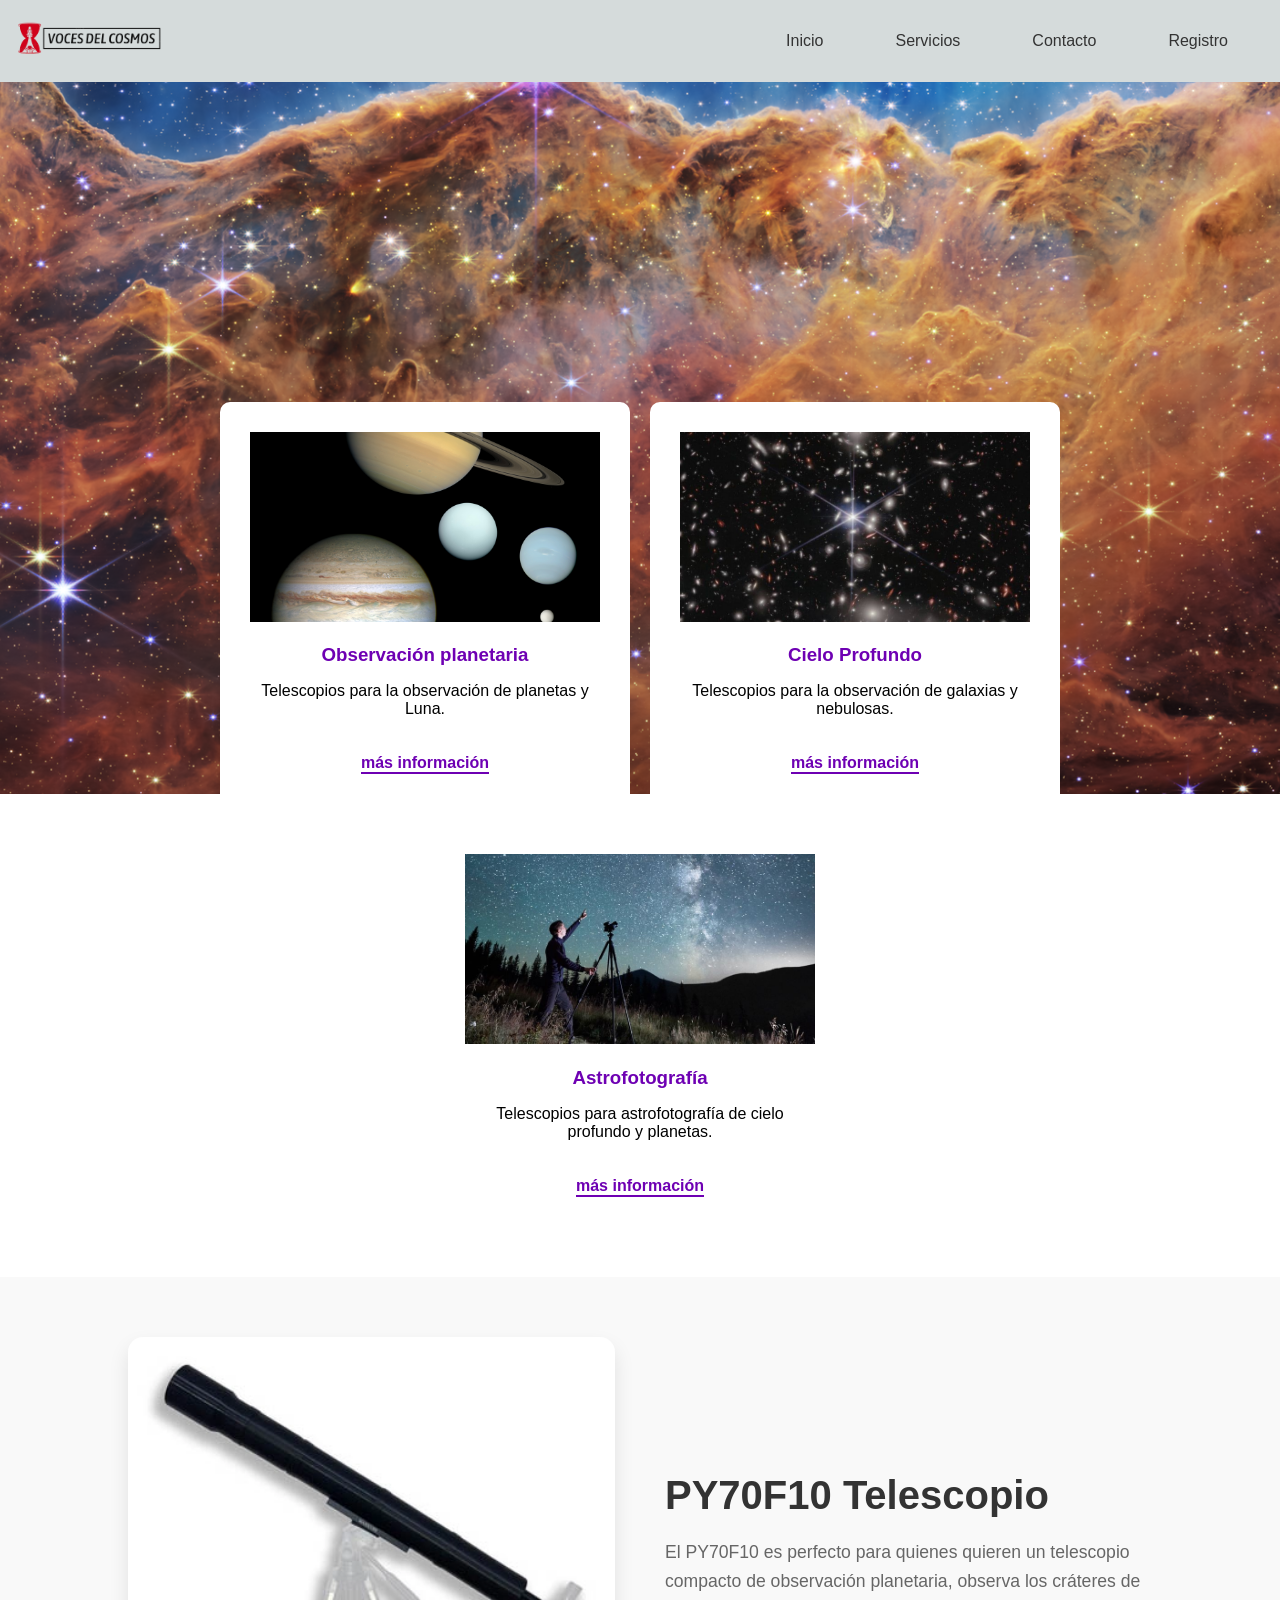
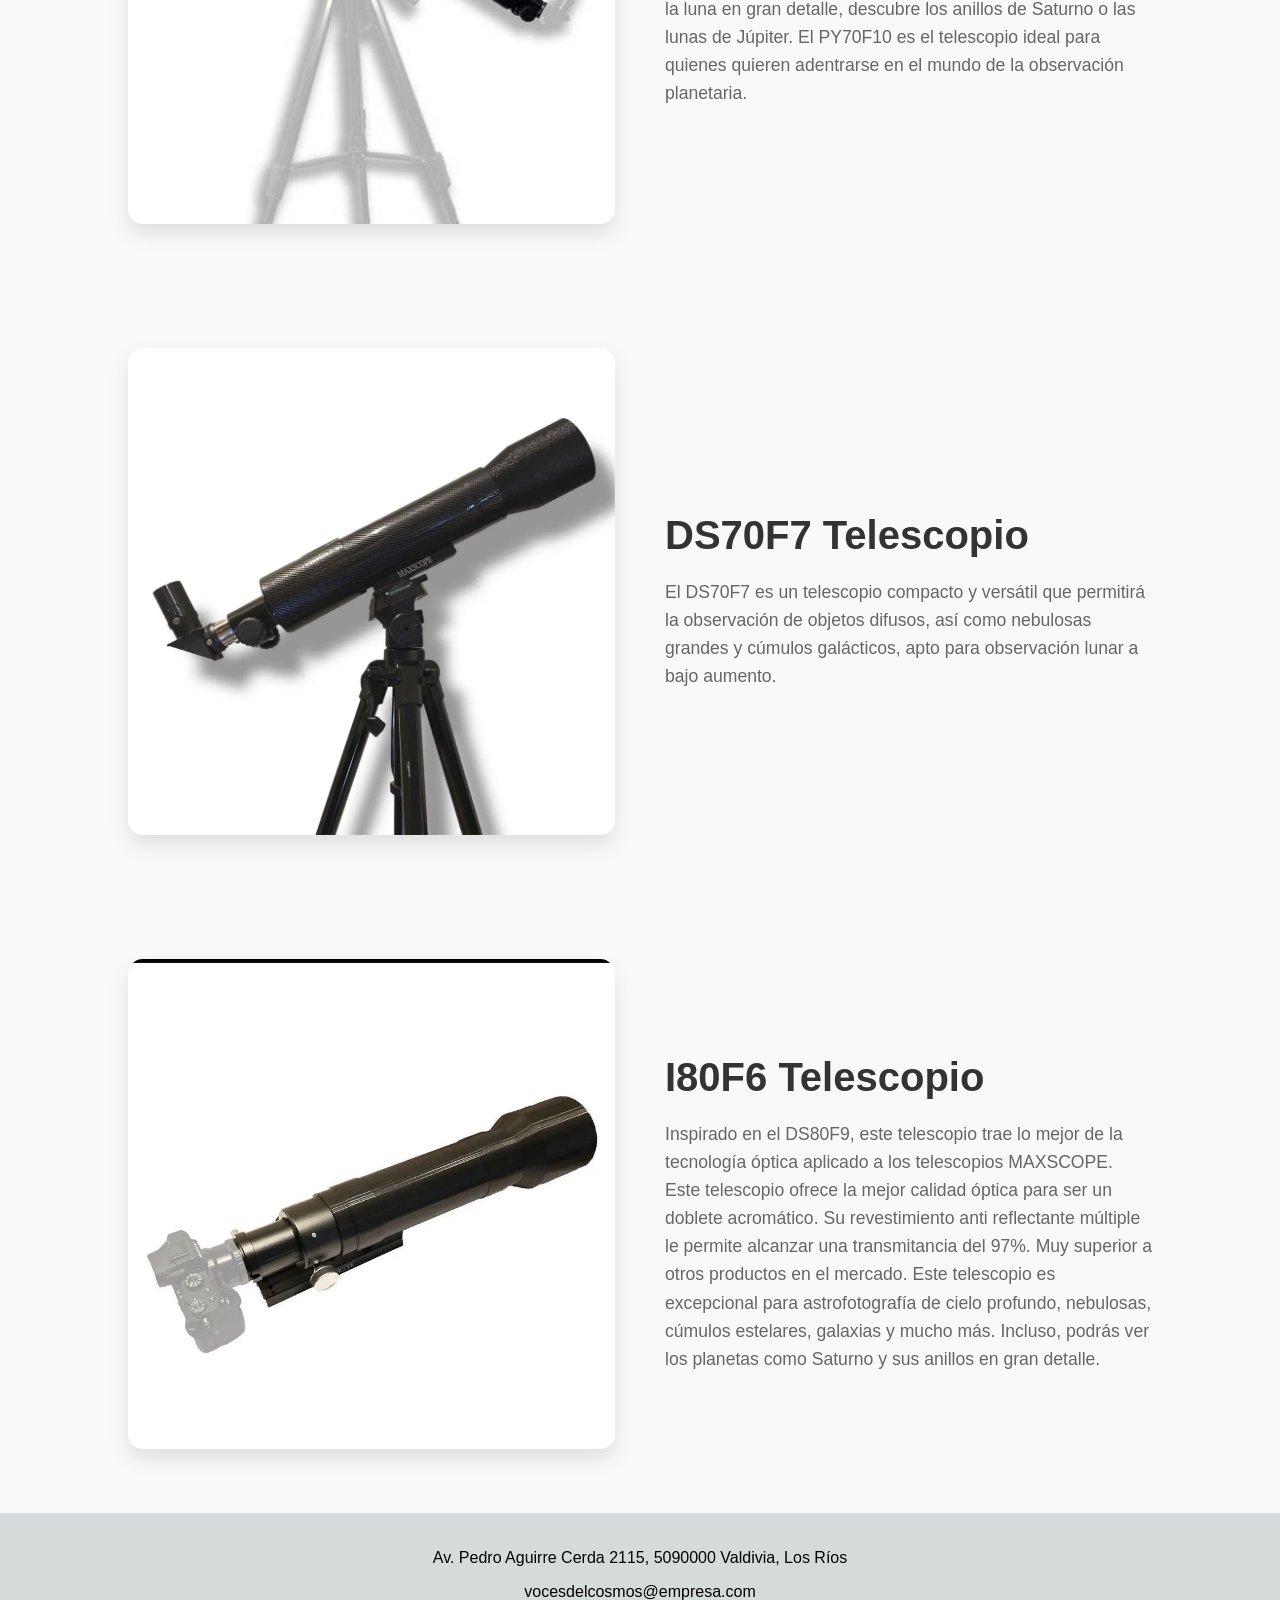
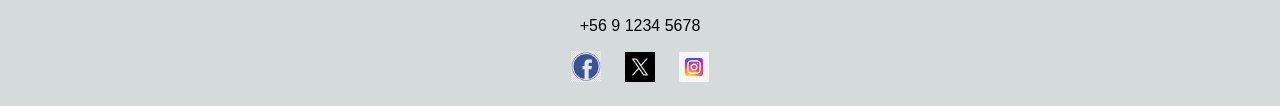
<file: index.html>
<!DOCTYPE html>
<html lang="es">
<head>
    <meta charset="UTF-8">
    <meta name="viewport" content="width=device-width, initial-scale=1.0">
    <title>Voces del Cosmos</title>
    <link rel="stylesheet" href="styles.css">
</head>

<body>
    <div class="flex-content">

        <header class="site-header">
            <div class="brand">
                <a href="#inicio"><img src="img\lo-Photoroom.png" class="rounded float-start" alt="img" width="150"></a>
            </div>

            <button class="nav-toggle" aria-label="Abrir menú" aria-expanded="false" aria-controls="main-nav">
                    <span></span>
                    <span></span>
                    <span></span>
            </button>

            <nav class="main-nav" id="main-nav">
                <ul>
                    <li><a href="#inicio">Inicio</a></li>
                    <li><a href="#servicios">Servicios</a></li>
                    <li><a href="#contacto">Contacto</a></li>
                    <li><a href="Registro.html">Registro</a></li>
                </ul>
            </nav>

        </header>

        <main>

        <section class="hero", id="inicio">
            <div class="hero-content">
                <img src="img\espacio1.png">
            </div>
        </section>

        <section class="info-container", id="servicios">
            <article class="info-card">
                <img src="img\Planet_collage_to_scale.jpg">
                <h3>Observación planetaria</h3>
                <p>Telescopios para la observación de planetas y Luna.</p>
                <a href="#observacion-planetaria" class="btn-leer-mas">más información</a>
            </article>

            <article class="info-card">
                <img src="img\espacio2.jpg">
                <h3>Cielo Profundo</h3>
                <p>Telescopios para la observación de galaxias y nebulosas.</p>
                <a href="#cielo-profundo" class="btn-leer-mas">más información</a>
            </article>

            <article class="info-card">
                <img src="img\Astrofotografía.jpg">
                <h3>Astrofotografía</h3>
                <p>Telescopios para astrofotografía de cielo profundo y planetas.</p>
                <a href="#Astrofotografía" class="btn-leer-mas">más información</a>
            </article>
        </section>

        <section class="seccion-mixta", id="observacion-planetaria">
            <div class="contenedor-mixto">
                <div class="imagen-lado">
                    <img src="img\planeta 3.png">
                </div>
                <div class="texto-lado">
                    <h2>PY70F10 Telescopio</h2>
                    <p>El PY70F10 es perfecto para quienes quieren un telescopio compacto de observación planetaria, observa los cráteres de la luna en gran detalle, descubre los anillos de Saturno o las lunas de Júpiter. El PY70F10 es el telescopio ideal para quienes quieren adentrarse en el mundo de la observación planetaria.</p>
                </div>
            </div>
        </section>

        <section class="seccion-mixta", id="cielo-profundo">
            <div class="contenedor-mixto">
                <div class="imagen-lado">
                    <img src="img\planeta 1.png">
                </div>
                <div class="texto-lado">
                    <h2>DS70F7 Telescopio</h2>
                    <p>El DS70F7 es un telescopio compacto y versátil que permitirá la observación de objetos difusos, así como nebulosas grandes y cúmulos galácticos, apto para observación lunar a bajo aumento.</p>
                </div>
            </div>
        </section>

        <section class="seccion-mixta", id="Astrofotografía">
            <div class="contenedor-mixto">
                <div class="imagen-lado">
                    <img src="img\planeta 2.jpg">
                </div>
                <div class="texto-lado">
                    <h2>I80F6 Telescopio</h2>
                    <p>Inspirado en el DS80F9, este telescopio trae lo mejor de la tecnología óptica aplicado a los telescopios MAXSCOPE. Este telescopio ofrece la mejor calidad óptica para ser un doblete acromático. Su revestimiento anti reflectante múltiple le permite alcanzar una transmitancia del 97%. Muy superior a otros productos en el mercado. Este telescopio es excepcional para astrofotografía de cielo profundo, nebulosas, cúmulos estelares, galaxias y mucho más. Incluso, podrás ver los planetas como Saturno y sus anillos en gran detalle.</p>
                </div>
            </div>
        </section>

        </main>
    </div>
    <footer id="contacto">

        <p>Av. Pedro Aguirre Cerda 2115, 5090000 Valdivia, Los Ríos</p>
        <p>vocesdelcosmos@empresa.com</p>
        <p>+56 9 1234 5678</p>
        <div class="redes-sociales">
            <a href="https://www.facebook.com/?locale=es_LA"><img src="img\face.png" alt="Facebook"></a>
            <a href="https://x.com/?lang=es"><img src="img\X_logo.png" alt="Twitter"></a>
            <a href="https://www.instagram.com/?hl=es"><img src="img\insta.png" alt="Instagram"></a>
        </div>

    </footer>
    <script>
        const navToggle = document.querySelector('.nav-toggle');
        const mainNav = document.querySelector('.main-nav');

        navToggle.addEventListener('click', () => {
            const isOpen = mainNav.classList.toggle('open');
            navToggle.setAttribute('aria-expanded', String(isOpen));
        });
    </script>
</body>

</html>
</file>
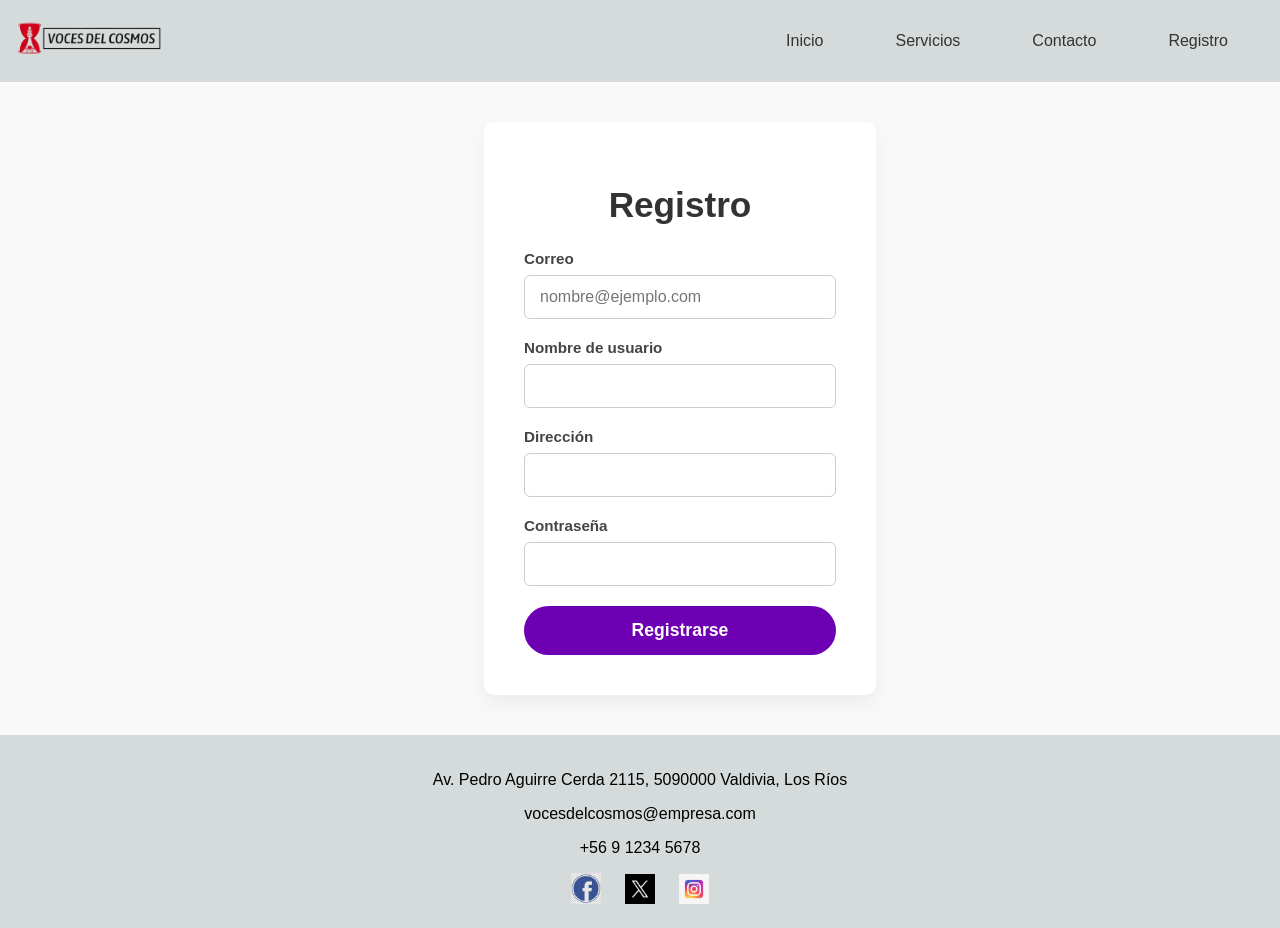
<file: Registro.html>
<!doctype html>
<html lang="en">
<head>
    <meta charset="utf-8">
    <meta name="viewport" content="width=device-width, initial-scale=1">
    <link rel="stylesheet" href="styles.css">
</head>
<body>
    <div class="flex-content">
        <header class="site-header">
            <div class="brand">
                <a href="index.html"><img src="img\lo-Photoroom.png" class="rounded float-start" alt="img" width="150"></a>
            </div>

            <button class="nav-toggle" aria-label="Abrir menú" aria-expanded="false" aria-controls="main-nav">
                    <span></span>
                    <span></span>
                    <span></span>
            </button>

            <nav class="main-nav" id="main-nav"> 
                <ul>
                    <li><a href="index.html">Inicio</a></li>
                    <li><a href="index.html#servicios">Servicios</a></li>
                    <li><a href="#contacto">Contacto</a></li>
                    <li><a href="Registro.html">Registro</a></li>
                </ul>
            </nav>

        </header>

        <main id = "registro">
            <div class="container">
        <div class="form-wrapper">
            <form>
            <fieldset>
                <h1>Registro</h1>
                
                <div class="form-group">
                <label for="iCorreo" class="form-label">Correo</label>
                <input type="email" class="form-control" id="iCorreo" placeholder="nombre@ejemplo.com" required>
                <span class="form-error" data-error-for="email" style="color: red; font-size: 0.85rem;"></span>
                </div>
                
                <div class="form-group">
                <label for="nombredeusuario" class="form-label">Nombre de usuario</label>
                <input type="text" class="form-control" id="nombredeusuario" required>
                <span class="form-error" data-error-for="usuario" style="color: red; font-size: 0.85rem;"></span>
                </div>
                
                <div class="form-group">
                <label for="iDirecion" class="form-label">Dirección</label>
                <input type="text" class="form-control" id="iDirecion" required>
                <span class="form-error" data-error-for="direccion" style="color: red; font-size: 0.85rem;"></span>
                </div>
                
                <div class="form-group">
                <label for="iContraseña" class="form-label">Contraseña</label>
                <input type="password" class="form-control" id="iContraseña" required>
                <span class="form-error" data-error-for="password" style="color: red; font-size: 0.85rem;"></span>
                </div>
                
                <button type="submit" class="btn-primary">Registrarse</button>
            </fieldset>
            </form>
        </div>
    </div>
        </main>
    </div>

    <footer id="contacto">

        <p>Av. Pedro Aguirre Cerda 2115, 5090000 Valdivia, Los Ríos</p>
        <p>vocesdelcosmos@empresa.com</p>
        <p>+56 9 1234 5678</p>
        <div class="redes-sociales">
            <a href="https://www.facebook.com/?locale=es_LA"><img src="img\face.png" alt="Facebook"></a>
            <a href="https://x.com/?lang=es"><img src="img\X_logo.png" alt="Twitter"></a>
            <a href="https://www.instagram.com/?hl=es"><img src="img\insta.png" alt="Instagram"></a>
        </div>

    </footer>
    <script src="script.js"></script>
    <script>
        const navToggle = document.querySelector('.nav-toggle');
        const mainNav = document.querySelector('.main-nav');

        navToggle.addEventListener('click', () => {
            const isOpen = mainNav.classList.toggle('open');
            navToggle.setAttribute('aria-expanded', String(isOpen));
        });
    </script>
</body>
</html>
</file>
<file: styles.css>
html{
    min-height: 100%;
}
body {

    font-family: Arial, sans-serif;
    margin: 0;
    display: flex;
    flex-direction: column;
    min-height: 100vh;
}

header {

    background-color: #D5DBDB;

    color: white;

    justify-content: space-between;

    align-items: center;

    padding: 0.8rem 1rem;

    display: flex;

    flex-wrap: wrap;

    position: sticky;

    top: 0;

    gap: 0.75rem;

    z-index: 1000

}

.flex-content {
    flex: 1; /* Esto empuja al footer al fondo */
}

header .logo img {

    margin: 40px;
    max-width: 60px;

}

nav ul {
    display: flex;

    text-align: center;

    flex-direction: column;

    list-style-type: none;

    line-height: 2.5;

    margin: 0;

    padding: 0;

}


nav ul li {margin: 0 20px;}

nav ul li a {

    display: block;

    color: #333;

    text-decoration: none;

    padding: 10px 20px;

    transition: background-color 0.3s;

    border-radius: 4px;

}

.main-nav {
    width: 100%;
    display: none;
}

.main-nav.open {
    display: block;
}

.nav-toggle span {
    display: block;
    height: 3px;
    width: 100%;
    background: black;
    border-radius: 999px;
}

@media (min-width: 768px) {
    .site-header {
        flex-wrap: nowrap;
    }

    .nav-toggle span {
        display: none;
    }

    .main-nav {
        display: block;
        width: auto;
    }

    .main-nav ul {
        flex-direction: row;
    }

    .main-nav a {
        padding: 0.5rem 1rem;
    }
}

nav ul li a:hover {
    background-color: #6E00B3;
    color: white;
}


.contenido {

    padding: 20px;
}

.contenido article {

    margin-bottom: 20px;

}

.contenido article img {

    max-width: 100%;

    height: auto;

}

.nav-toggle {
    display: inline-flex;
    flex-direction: column;
    justify-content: center;
    gap: 0.25rem;
    width: 2.5rem;
    height: 2.5rem;
    border: none;
    background: transparent;
    color: white;
    cursor: pointer;
}

footer {

    background-color: #D5DBDB;
    color: black;
    text-align: center;
    padding: 20px 0;
    width: 100%;

}

.redes-sociales img {

    width: 30px;

    margin: 0 10px;

}

.hero {
    background: linear-gradient(rgba(0,0,0,0.6), rgba(0,0,0,0.6));
    background-size: cover;
    background-position: center;
    height: 30vh;
    display: flex;
    align-items: center;
    justify-content: center;
    text-align: center;
    color: white;
}

.hero-content h1 {
    font-size: 3rem;
    margin-bottom: 10px;
}

.btn-hero {
    display: inline-block;
    background-color: #6E00B3;
    color: white;
    padding: 12px 30px;
    text-decoration: none;
    border-radius: 30px;
    margin-top: 20px;
}

.info-container {
    display: flex;
    flex-wrap: wrap;
    gap: 20px;
    padding: 50px 10%;
    justify-content: center;
}

.info-card {
    flex: 1;
    min-width: 280px;
    max-width: 350px;
    background: white;
    padding: 30px;
    border-radius: 10px;

    text-align: center;
}

.info-card img {
    width: 100%;
    height: 190px;
    object-fit: cover;
}

.info-card h3 {
    color: #6E00B3;
    margin-bottom: 10px;
}

.seccion-mixta {
    padding: 60px 10%;
    background-color: #f9f9f9;
}

.contenedor-mixto {
    display: flex;
    align-items: center; 
    gap: 50px;         
    flex-wrap: wrap;    
}

.imagen-lado {
    flex: 1;
    min-width: 300px; 
}

.imagen-lado img {
    width: 100%;
    height: auto;
    border-radius: 15px; 
    box-shadow: 0 10px 20px rgba(0,0,0,0.1);
}

.texto-lado {
    flex: 1;
    min-width: 300px;
}

.texto-lado h2 {
    font-size: 2.5rem;
    color: #333;
    margin-bottom: 20px;
}

.texto-lado p {
    font-size: 1.1rem;
    color: #666;
    line-height: 1.6;
}

/* Botón opcional */
.btn-leer-mas {
    display: inline-block;
    margin-top: 20px;
    color: #6E00B3;
    text-decoration: none;
    font-weight: bold;
    border-bottom: 2px solid #6E00B3;
}
.seccion-mixta {
    padding: 60px 10%;
    background-color: #f9f9f9;
}

.contenedor-mixto {
    display: flex;
    align-items: center; 
    gap: 50px;         
    flex-wrap: wrap;    
}

.imagen-lado {
    flex: 1;
    min-width: 300px; 
}

.imagen-lado img {
    width: 100%;
    height: auto;
    border-radius: 15px; 
    box-shadow: 0 10px 20px rgba(0,0,0,0.1);
}

.texto-lado {
    flex: 1;
    min-width: 300px;
}

.texto-lado h2 {
    font-size: 2.5rem;
    color: #333;
    margin-bottom: 20px;
}

.texto-lado p {
    font-size: 1.1rem;
    color: #666;
    line-height: 1.6;
}

.btn-leer-mas {
    display: inline-block;
    margin-top: 20px;
    color: #6E00B3;
    text-decoration: none;
    font-weight: bold;
    border-bottom: 2px solid #6E00B3;
}

main#registro {
    flex: 1;
    display: flex;
    justify-content: center;
    align-items: center;
    background-color: #f9f9f9;
    padding: 40px 20px;
}

.form-wrapper {
    background: white;
    padding: 40px;
    border-radius: 10px;
    box-shadow: 0 10px 20px rgba(0,0,0,0.05);
    width: 100%;
    max-width: 450px
}

.btn-leer-mas {
    display: inline-block;
    margin-top: 20px;
    color: #6E00B3;
    text-decoration: none;
    font-weight: bold;
    border-bottom: 2px solid #6E00B3;
}

main#registro {
    flex: 1;
    display: flex;
    justify-content: center;
    align-items: center;
    background-color: #f9f9f9;
    padding: 40px 20px;
}

.form-wrapper {
    background: white;
    padding: 40px;
    border-radius: 10px;
    box-shadow: 0 10px 20px rgba(0,0,0,0.05);
    width: 100%;
    max-width: 450px;
}

fieldset {
    border: none;
    padding: 0;
    margin: 0;
}

.form-wrapper h1 {
    color: #333;
    font-size: 2.2rem;
    margin-bottom: 25px;
    text-align: center;
}

.form-group {
    margin-bottom: 20px;
    display: flex;
    flex-direction: column;
}

.form-label {
    margin-bottom: 8px;
    font-weight: bold;
    color: #444;
    font-size: 0.95rem;
}

.form-control {
    padding: 12px 15px;
    border: 1px solid #ccc;
    border-radius: 6px;
    font-size: 1rem;
    font-family: Arial, sans-serif;
    transition: border-color 0.3s, box-shadow 0.3s;
}

.form-control:focus {
    outline: none;
    border-color: #6E00B3;
    box-shadow: 0 0 0 3px rgba(110, 0, 179, 0.15);
}

.btn-primary {
    display: block;
    width: 100%;
    background-color: #6E00B3;
    color: white;
    padding: 14px;
    border: none;
    border-radius: 30px;
    font-size: 1.1rem;
    font-weight: bold;
    cursor: pointer;
    transition: background-color 0.3s, transform 0.1s;
    margin-top: 10px;
}

.btn-primary:hover {
    background-color: #55008c;
}

.btn-primary:active {
    transform: scale(0.98);
}
</file>
